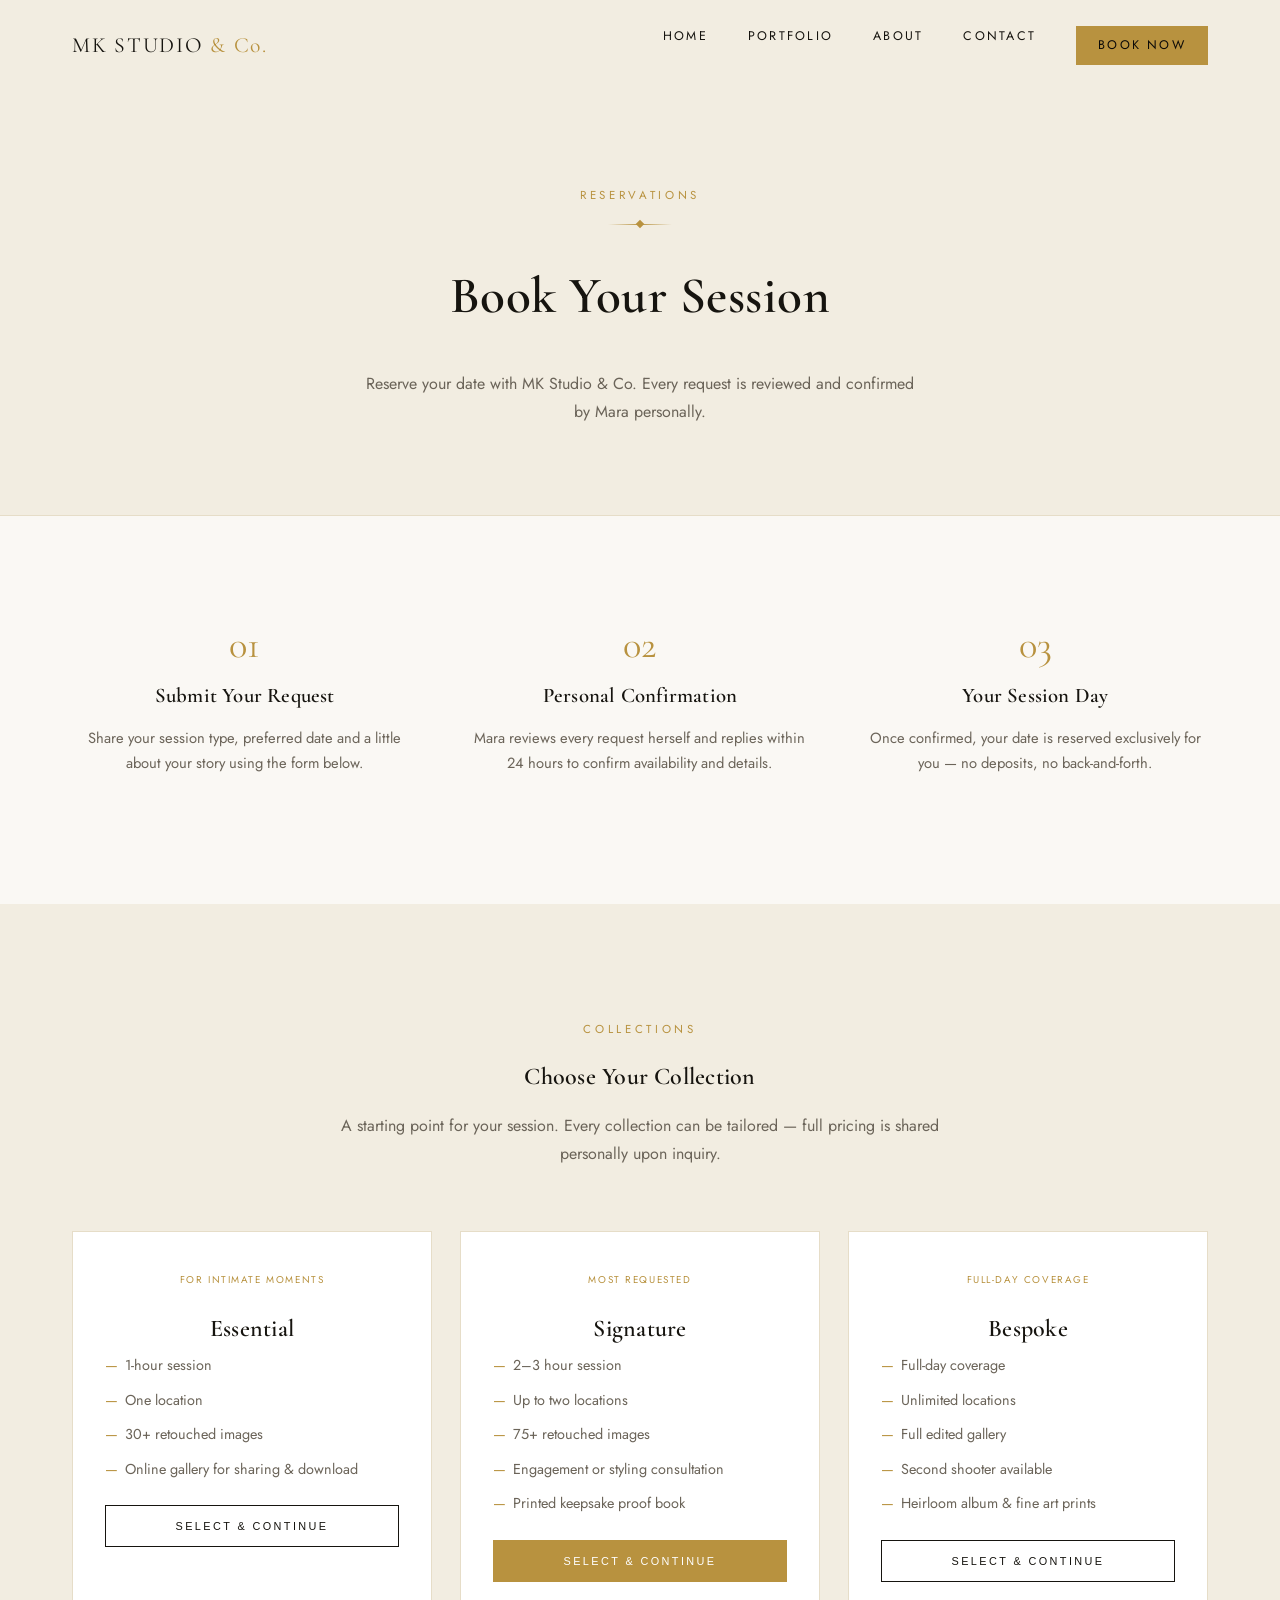
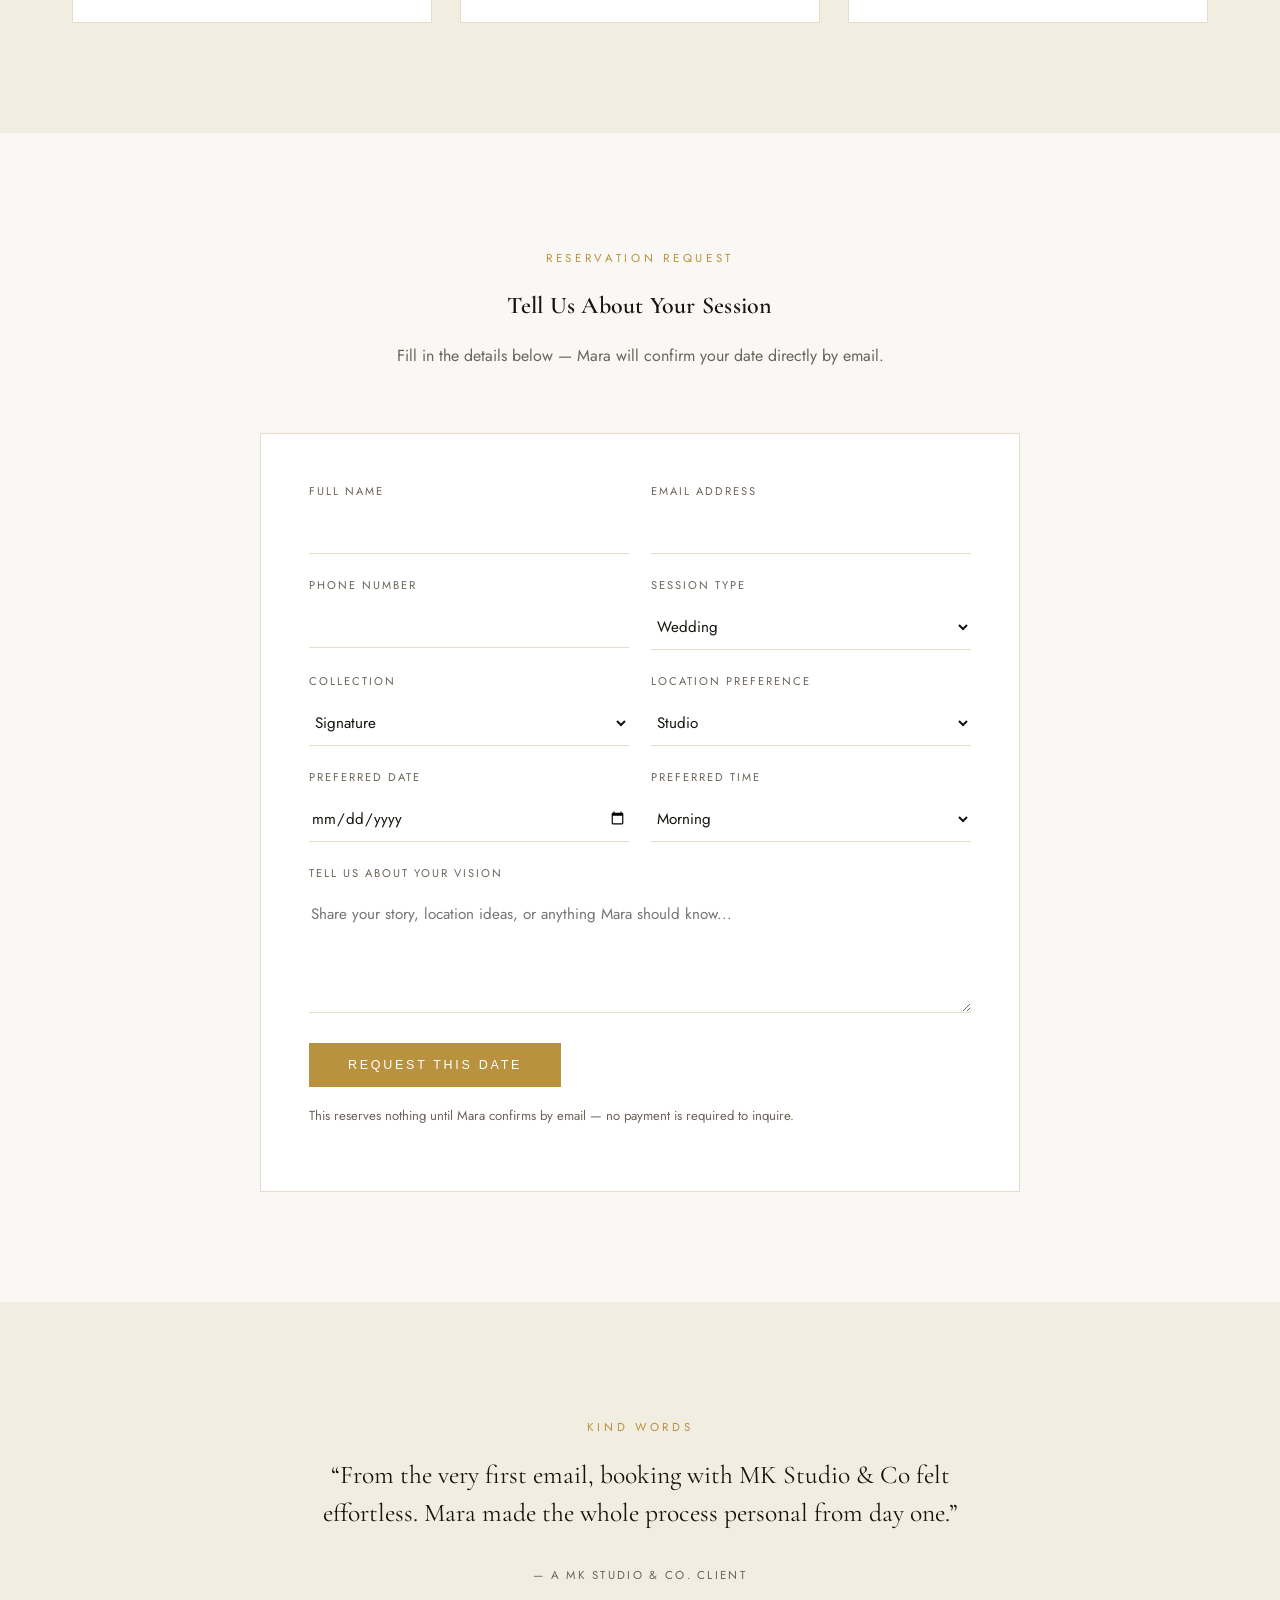
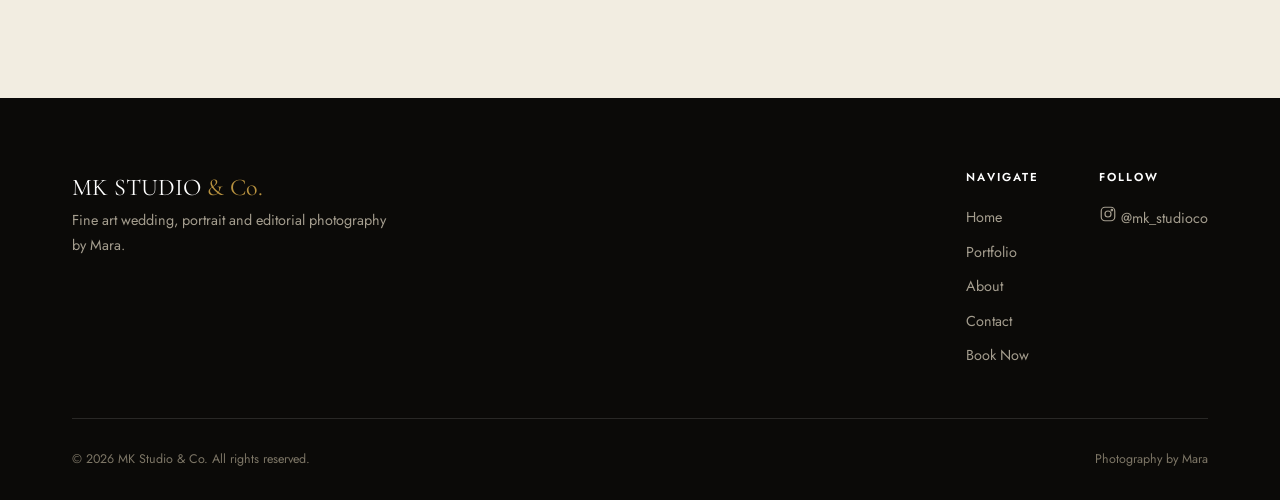
<file: book.html>
<!DOCTYPE html>
<html lang="en">
<head>
<meta charset="UTF-8">
<meta name="viewport" content="width=device-width, initial-scale=1.0">
<title>Book Your Session — MK STUDIO &amp; Co</title>
<meta name="description" content="Reserve your wedding, portrait, editorial or event photography session with Mara at MK Studio & Co.">
<link rel="preconnect" href="https://fonts.googleapis.com">
<link rel="preconnect" href="https://fonts.gstatic.com" crossorigin>
<link href="https://fonts.googleapis.com/css2?family=Cormorant+Garamond:ital,wght@0,400;0,500;0,600;1,400;1,500&family=Jost:wght@300;400;500&display=swap" rel="stylesheet">
<link rel="stylesheet" href="css/style.css">
</head>
<body>

<header class="site-header">
  <div class="container nav-wrap">
    <a href="index.html" class="logo">MK STUDIO <span>&amp; Co.</span></a>
    <nav class="nav-links">
      <a href="index.html">Home</a>
      <a href="portfolio.html">Portfolio</a>
      <a href="about.html">About</a>
      <a href="contact.html">Contact</a>
      <a href="book.html" class="nav-cta active">Book Now</a>
    </nav>
    <button class="nav-toggle" aria-label="Toggle navigation">
      <span></span><span></span><span></span>
    </button>
  </div>
</header>

<section class="page-hero">
  <div class="container">
    <span class="eyebrow">Reservations</span>
    <div class="divider-gold"></div>
    <h1>Book Your Session</h1>
    <p>Reserve your date with MK Studio &amp; Co. Every request is reviewed and confirmed by Mara personally.</p>
  </div>
</section>

<section>
  <div class="container">
    <div class="steps-grid">
      <div class="step">
        <div class="step-number">01</div>
        <h3>Submit Your Request</h3>
        <p>Share your session type, preferred date and a little about your story using the form below.</p>
      </div>
      <div class="step">
        <div class="step-number">02</div>
        <h3>Personal Confirmation</h3>
        <p>Mara reviews every request herself and replies within 24 hours to confirm availability and details.</p>
      </div>
      <div class="step">
        <div class="step-number">03</div>
        <h3>Your Session Day</h3>
        <p>Once confirmed, your date is reserved exclusively for you — no deposits, no back-and-forth.</p>
      </div>
    </div>
  </div>
</section>

<section class="section-alt">
  <div class="container">
    <div class="section-head">
      <span class="eyebrow">Collections</span>
      <h2>Choose Your Collection</h2>
      <p>A starting point for your session. Every collection can be tailored — full pricing is shared personally upon inquiry.</p>
    </div>
    <div class="package-grid">
      <div class="package-card" data-package="Essential">
        <span class="package-note">For Intimate Moments</span>
        <h3>Essential</h3>
        <ul>
          <li>1-hour session</li>
          <li>One location</li>
          <li>30+ retouched images</li>
          <li>Online gallery for sharing &amp; download</li>
        </ul>
        <button type="button" class="btn choose-package">Select &amp; Continue</button>
      </div>
      <div class="package-card" data-package="Signature">
        <span class="package-note">Most Requested</span>
        <h3>Signature</h3>
        <ul>
          <li>2–3 hour session</li>
          <li>Up to two locations</li>
          <li>75+ retouched images</li>
          <li>Engagement or styling consultation</li>
          <li>Printed keepsake proof book</li>
        </ul>
        <button type="button" class="btn btn-accent choose-package">Select &amp; Continue</button>
      </div>
      <div class="package-card" data-package="Bespoke">
        <span class="package-note">Full-Day Coverage</span>
        <h3>Bespoke</h3>
        <ul>
          <li>Full-day coverage</li>
          <li>Unlimited locations</li>
          <li>Full edited gallery</li>
          <li>Second shooter available</li>
          <li>Heirloom album &amp; fine art prints</li>
        </ul>
        <button type="button" class="btn choose-package">Select &amp; Continue</button>
      </div>
    </div>
  </div>
</section>

<section id="request-form">
  <div class="container">
    <div class="section-head">
      <span class="eyebrow">Reservation Request</span>
      <h2>Tell Us About Your Session</h2>
      <p>Fill in the details below — Mara will confirm your date directly by email.</p>
    </div>

    <div class="contact-form" style="max-width: 760px; margin: 0 auto;">
      <form id="booking-form" action="https://formsubmit.co/mkphotography881@gmail.com" method="POST">
        <input type="hidden" name="_subject" value="New Appointment Request — MK Studio & Co">
        <input type="hidden" name="_captcha" value="false">
        <input type="hidden" name="_template" value="table">

        <div class="form-row">
          <div class="field">
            <label for="b-name">Full Name</label>
            <input type="text" id="b-name" name="Name" required>
          </div>
          <div class="field">
            <label for="b-email">Email Address</label>
            <input type="email" id="b-email" name="Email" required>
          </div>
        </div>

        <div class="form-row">
          <div class="field">
            <label for="b-phone">Phone Number</label>
            <input type="tel" id="b-phone" name="Phone">
          </div>
          <div class="field">
            <label for="b-session">Session Type</label>
            <select id="b-session" name="Session Type">
              <option value="Wedding">Wedding</option>
              <option value="Portrait">Portrait</option>
              <option value="Editorial">Editorial</option>
              <option value="Event">Event</option>
              <option value="Other">Other</option>
            </select>
          </div>
        </div>

        <div class="form-row">
          <div class="field">
            <label for="b-package">Collection</label>
            <select id="b-package" name="Collection">
              <option value="Essential">Essential</option>
              <option value="Signature" selected>Signature</option>
              <option value="Bespoke">Bespoke</option>
              <option value="Not sure yet">Not sure yet</option>
            </select>
          </div>
          <div class="field">
            <label for="b-location">Location Preference</label>
            <select id="b-location" name="Location Preference">
              <option value="Studio">Studio</option>
              <option value="On Location">On Location</option>
              <option value="Either">Either — open to suggestions</option>
            </select>
          </div>
        </div>

        <div class="form-row">
          <div class="field">
            <label for="b-date">Preferred Date</label>
            <input type="date" id="b-date" name="Preferred Date">
          </div>
          <div class="field">
            <label for="b-time">Preferred Time</label>
            <select id="b-time" name="Preferred Time">
              <option value="Morning">Morning</option>
              <option value="Midday">Midday</option>
              <option value="Golden Hour">Golden Hour</option>
              <option value="Evening">Evening</option>
            </select>
          </div>
        </div>

        <div class="field">
          <label for="b-message">Tell Us About Your Vision</label>
          <textarea id="b-message" name="Message" required placeholder="Share your story, location ideas, or anything Mara should know..."></textarea>
        </div>

        <button type="submit" class="btn btn-accent">Request This Date</button>
        <p class="form-note">This reserves nothing until Mara confirms by email — no payment is required to inquire.</p>
        <p id="booking-status" class="form-status" role="status"></p>
      </form>
    </div>
  </div>
</section>

<section class="section-alt">
  <div class="container testimonial">
    <span class="eyebrow">Kind Words</span>
    <blockquote>&ldquo;From the very first email, booking with MK Studio &amp; Co felt effortless. Mara made the whole process personal from day one.&rdquo;</blockquote>
    <cite>— A MK Studio &amp; Co. Client</cite>
  </div>
</section>

<footer class="site-footer">
  <div class="container">
    <div class="footer-top">
      <div>
        <div class="footer-logo">MK STUDIO <span>&amp; Co.</span></div>
        <p class="footer-tagline">Fine art wedding, portrait and editorial photography by Mara.</p>
      </div>
      <div class="footer-links">
        <div class="footer-col">
          <h4>Navigate</h4>
          <a href="index.html">Home</a>
          <a href="portfolio.html">Portfolio</a>
          <a href="about.html">About</a>
          <a href="contact.html">Contact</a>
          <a href="book.html">Book Now</a>
        </div>
        <div class="footer-col">
          <h4>Follow</h4>
          <a href="https://www.instagram.com/mk_studioco" target="_blank" rel="noopener" class="footer-social">
            <svg class="icon" viewBox="0 0 24 24" fill="none" stroke="currentColor" stroke-width="1.6"><rect x="3" y="3" width="18" height="18" rx="5"/><circle cx="12" cy="12" r="4"/><circle cx="17.2" cy="6.8" r="1"/></svg>
            @mk_studioco
          </a>
        </div>
      </div>
    </div>
    <div class="footer-bottom">
      <span>&copy; 2026 MK Studio &amp; Co. All rights reserved.</span>
      <span>Photography by Mara</span>
    </div>
  </div>
</footer>

<script src="js/main.js"></script>
<script>
  document.querySelectorAll('.choose-package').forEach(function (btn) {
    btn.addEventListener('click', function () {
      var card = btn.closest('.package-card');
      var pkg = card.getAttribute('data-package');
      document.getElementById('b-package').value = pkg;
      document.querySelectorAll('.package-card').forEach(function (c) { c.classList.remove('selected'); });
      card.classList.add('selected');
      document.getElementById('request-form').scrollIntoView({ behavior: 'smooth', block: 'start' });
    });
  });
</script>
</body>
</html>
</file>
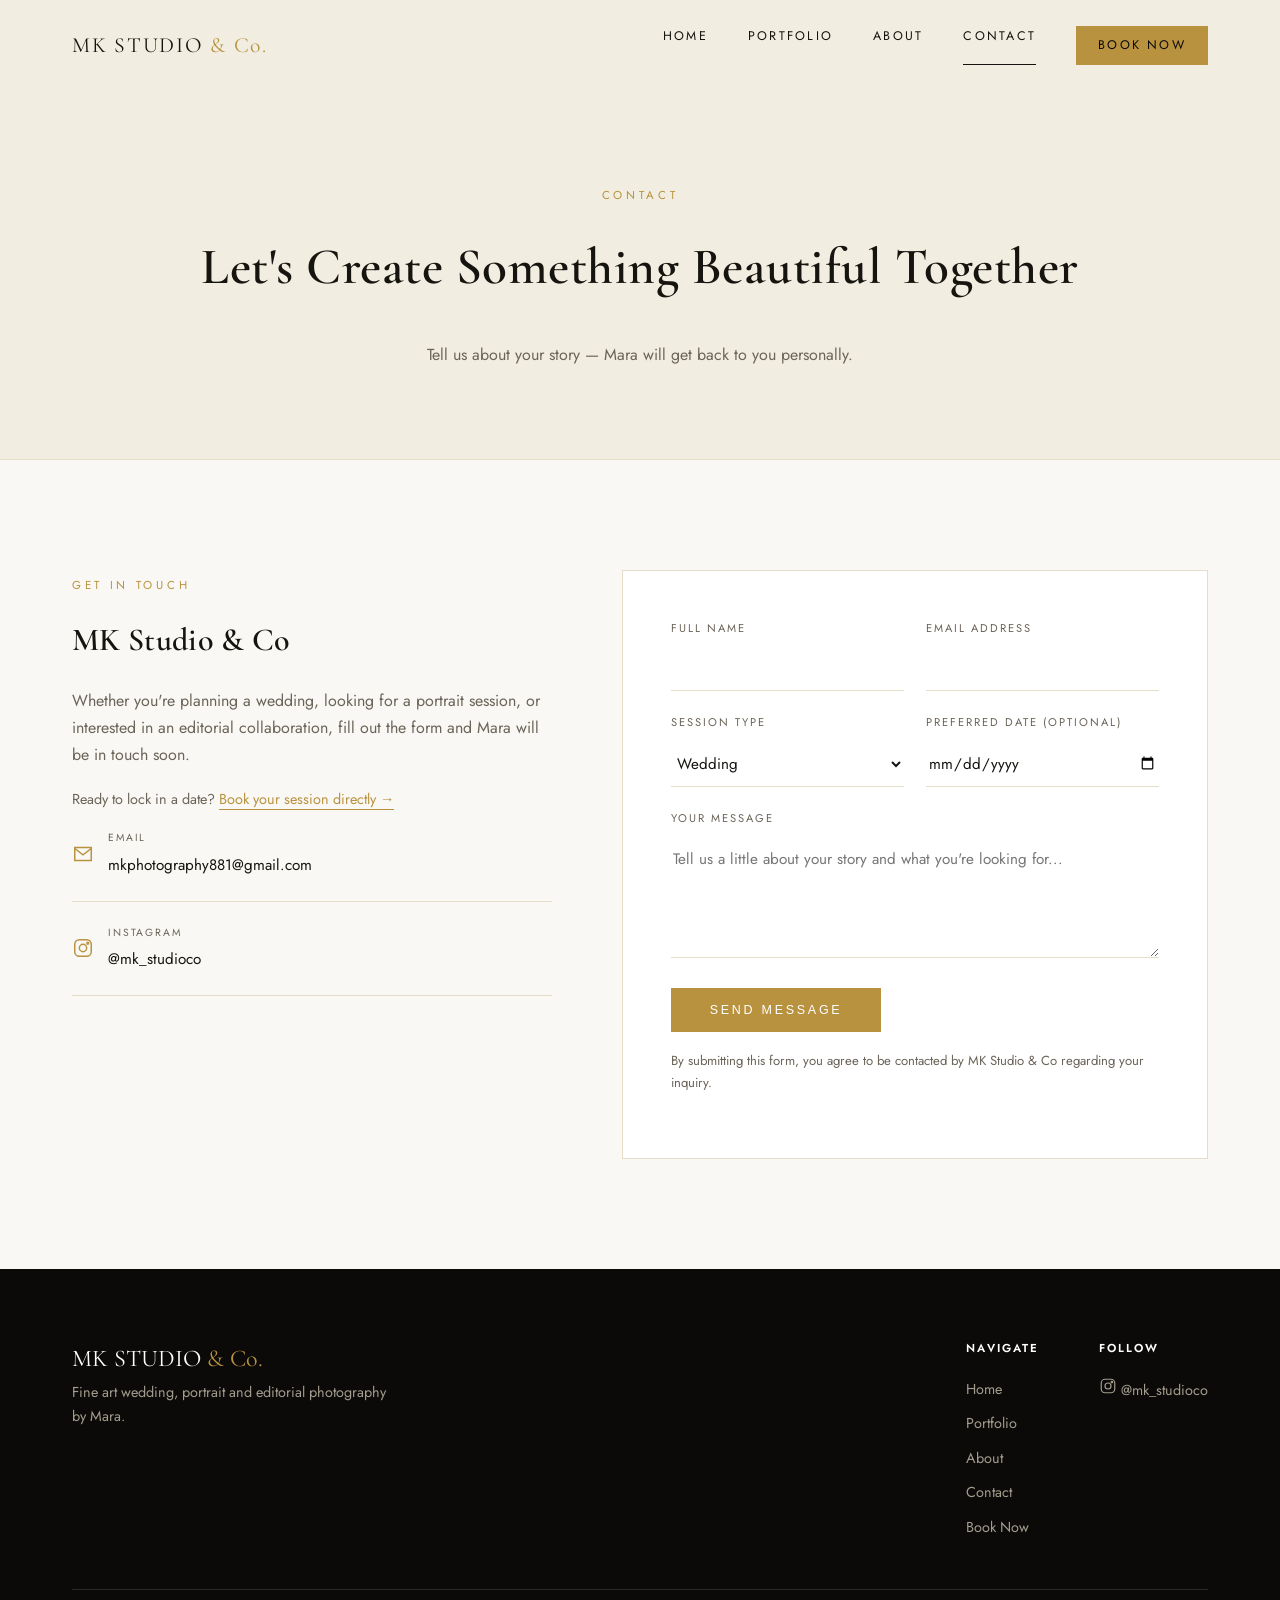
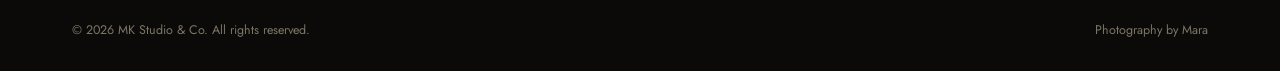
<file: contact.html>
<!DOCTYPE html>
<html lang="en">
<head>
<meta charset="UTF-8">
<meta name="viewport" content="width=device-width, initial-scale=1.0">
<title>Contact — MK STUDIO &amp; Co</title>
<meta name="description" content="Get in touch with MK Studio & Co to inquire about weddings, portraits, editorial and event photography with Mara.">
<link rel="preconnect" href="https://fonts.googleapis.com">
<link rel="preconnect" href="https://fonts.gstatic.com" crossorigin>
<link href="https://fonts.googleapis.com/css2?family=Cormorant+Garamond:ital,wght@0,400;0,500;0,600;1,400;1,500&family=Jost:wght@300;400;500&display=swap" rel="stylesheet">
<link rel="stylesheet" href="css/style.css">
</head>
<body>

<header class="site-header">
  <div class="container nav-wrap">
    <a href="index.html" class="logo">MK STUDIO <span>&amp; Co.</span></a>
    <nav class="nav-links">
      <a href="index.html">Home</a>
      <a href="portfolio.html">Portfolio</a>
      <a href="about.html">About</a>
      <a href="contact.html" class="active">Contact</a>
      <a href="book.html" class="nav-cta">Book Now</a>
    </nav>
    <button class="nav-toggle" aria-label="Toggle navigation">
      <span></span><span></span><span></span>
    </button>
  </div>
</header>

<section class="page-hero">
  <div class="container">
    <span class="eyebrow">Contact</span>
    <h1>Let's Create Something Beautiful Together</h1>
    <p>Tell us about your story — Mara will get back to you personally.</p>
  </div>
</section>

<section>
  <div class="container contact-wrap">
    <div class="contact-info">
      <span class="eyebrow">Get In Touch</span>
      <h2>MK Studio &amp; Co</h2>
      <p>Whether you're planning a wedding, looking for a portrait session, or interested in an editorial collaboration, fill out the form and Mara will be in touch soon.</p>
      <p style="font-size:0.9rem;">Ready to lock in a date? <a href="book.html" style="color:var(--color-accent); border-bottom:1px solid var(--color-accent);">Book your session directly →</a></p>

      <div class="contact-detail">
        <svg class="icon" viewBox="0 0 24 24" fill="none" stroke="currentColor" stroke-width="1.6"><path d="M4 4h16v16H4z" opacity="0"/><path d="M3 5h18v14H3z"/><path d="m3 6 9 7 9-7"/></svg>
        <div>
          <small>Email</small>
          <a href="mailto:mkphotography881@gmail.com">mkphotography881@gmail.com</a>
        </div>
      </div>

      <div class="contact-detail">
        <svg class="icon" viewBox="0 0 24 24" fill="none" stroke="currentColor" stroke-width="1.6"><rect x="3" y="3" width="18" height="18" rx="5"/><circle cx="12" cy="12" r="4"/><circle cx="17.2" cy="6.8" r="1"/></svg>
        <div>
          <small>Instagram</small>
          <a href="https://www.instagram.com/mk_studioco" target="_blank" rel="noopener">@mk_studioco</a>
        </div>
      </div>
    </div>

    <div class="contact-form">
      <form id="contact-form" action="https://formsubmit.co/mkphotography881@gmail.com" method="POST">
        <input type="hidden" name="_subject" value="New inquiry — MK Studio & Co website">
        <input type="hidden" name="_captcha" value="false">
        <input type="hidden" name="_template" value="table">

        <div class="form-row">
          <div class="field">
            <label for="name">Full Name</label>
            <input type="text" id="name" name="Name" required>
          </div>
          <div class="field">
            <label for="email">Email Address</label>
            <input type="email" id="email" name="Email" required>
          </div>
        </div>

        <div class="form-row">
          <div class="field">
            <label for="session">Session Type</label>
            <select id="session" name="Session Type">
              <option value="Wedding">Wedding</option>
              <option value="Portrait">Portrait</option>
              <option value="Editorial">Editorial</option>
              <option value="Event">Event</option>
              <option value="Other">Other</option>
            </select>
          </div>
          <div class="field">
            <label for="date">Preferred Date (optional)</label>
            <input type="date" id="date" name="Preferred Date">
          </div>
        </div>

        <div class="field">
          <label for="message">Your Message</label>
          <textarea id="message" name="Message" required placeholder="Tell us a little about your story and what you're looking for..."></textarea>
        </div>

        <button type="submit" class="btn btn-accent">Send Message</button>
        <p class="form-note">By submitting this form, you agree to be contacted by MK Studio &amp; Co regarding your inquiry.</p>
        <p id="form-status" class="form-status" role="status"></p>
      </form>
    </div>
  </div>
</section>

<footer class="site-footer">
  <div class="container">
    <div class="footer-top">
      <div>
        <div class="footer-logo">MK STUDIO <span>&amp; Co.</span></div>
        <p class="footer-tagline">Fine art wedding, portrait and editorial photography by Mara.</p>
      </div>
      <div class="footer-links">
        <div class="footer-col">
          <h4>Navigate</h4>
          <a href="index.html">Home</a>
          <a href="portfolio.html">Portfolio</a>
          <a href="about.html">About</a>
          <a href="contact.html">Contact</a>
          <a href="book.html">Book Now</a>
        </div>
        <div class="footer-col">
          <h4>Follow</h4>
          <a href="https://www.instagram.com/mk_studioco" target="_blank" rel="noopener" class="footer-social">
            <svg class="icon" viewBox="0 0 24 24" fill="none" stroke="currentColor" stroke-width="1.6"><rect x="3" y="3" width="18" height="18" rx="5"/><circle cx="12" cy="12" r="4"/><circle cx="17.2" cy="6.8" r="1"/></svg>
            @mk_studioco
          </a>
        </div>
      </div>
    </div>
    <div class="footer-bottom">
      <span>&copy; 2026 MK Studio &amp; Co. All rights reserved.</span>
      <span>Photography by Mara</span>
    </div>
  </div>
</footer>

<script src="js/main.js"></script>
</body>
</html>
</file>
<file: css/style.css>
/* ===========================================================
   MK STUDIO & Co — Photography Portfolio
   Base styles
   =========================================================== */

:root {
  --color-bg: #faf8f4;
  --color-bg-alt: #f2ede1;
  --color-text: #16140f;
  --color-text-soft: #6b6459;
  --color-accent: #b8923f;
  --color-accent-dark: #93752f;
  --color-gold-soft: #ddc48a;
  --color-black: #0b0a08;
  --color-line: #e6ddc8;
  --color-white: #ffffff;
  --font-display: "Cormorant Garamond", "Playfair Display", "Georgia", serif;
  --font-body: "Jost", "Helvetica Neue", Arial, sans-serif;
  --max-width: 1200px;
  --transition: 0.35s ease;
}

* {
  box-sizing: border-box;
}

html {
  scroll-behavior: smooth;
}

body {
  margin: 0;
  font-family: var(--font-body);
  color: var(--color-text);
  background: var(--color-bg);
  line-height: 1.7;
  -webkit-font-smoothing: antialiased;
}

img {
  max-width: 100%;
  display: block;
}

a {
  color: inherit;
  text-decoration: none;
}

ul {
  list-style: none;
  margin: 0;
  padding: 0;
}

h1, h2, h3, h4 {
  font-family: var(--font-display);
  font-weight: 600;
  letter-spacing: 0.01em;
  margin: 0 0 0.6em;
}

/* Gold divider ornament */
.divider-gold {
  width: 64px;
  height: 1px;
  margin: 0 auto 28px;
  background: linear-gradient(90deg, transparent, var(--color-accent), transparent);
  position: relative;
}

.divider-gold::after {
  content: "";
  position: absolute;
  top: 50%;
  left: 50%;
  width: 6px;
  height: 6px;
  transform: translate(-50%, -50%) rotate(45deg);
  background: var(--color-accent);
}

.divider-gold.left {
  margin: 0 0 28px;
}

p {
  margin: 0 0 1.2em;
}

.container {
  max-width: var(--max-width);
  margin: 0 auto;
  padding: 0 32px;
}

.eyebrow {
  display: inline-block;
  font-family: var(--font-body);
  text-transform: uppercase;
  letter-spacing: 0.32em;
  font-size: 0.72rem;
  color: var(--color-accent);
  margin-bottom: 18px;
}

.btn {
  display: inline-block;
  padding: 14px 38px;
  border: 1px solid var(--color-text);
  color: var(--color-text);
  font-size: 0.78rem;
  letter-spacing: 0.22em;
  text-transform: uppercase;
  text-align: center;
  background: transparent;
  cursor: pointer;
  transition: background var(--transition), color var(--transition), border-color var(--transition);
}

.btn:hover {
  background: var(--color-text);
  color: var(--color-white);
}

.btn-accent {
  border-color: var(--color-accent);
  color: var(--color-white);
  background: var(--color-accent);
}

.btn-accent:hover {
  background: var(--color-accent-dark);
  border-color: var(--color-accent-dark);
  color: var(--color-white);
}

/* ---------- Header / Navigation ---------- */

.site-header {
  position: fixed;
  top: 0;
  left: 0;
  right: 0;
  z-index: 100;
  padding: 26px 0;
  transition: background var(--transition), padding var(--transition), box-shadow var(--transition);
}

.site-header.is-solid {
  background: rgba(250, 247, 242, 0.96);
  backdrop-filter: blur(6px);
  padding: 16px 0;
  box-shadow: 0 1px 0 var(--color-line);
}

.nav-wrap {
  display: flex;
  align-items: center;
  justify-content: space-between;
}

.logo {
  font-family: var(--font-display);
  font-size: 1.35rem;
  letter-spacing: 0.08em;
  color: var(--color-text);
}

.logo span {
  color: var(--color-accent);
}

.site-header.transparent-nav:not(.is-solid) .logo,
.site-header.transparent-nav:not(.is-solid) .nav-links a,
.site-header.transparent-nav:not(.is-solid) .nav-toggle span {
  color: var(--color-white);
}

.nav-links {
  display: flex;
  gap: 40px;
}

.nav-links a {
  font-size: 0.78rem;
  text-transform: uppercase;
  letter-spacing: 0.18em;
  padding-bottom: 4px;
  border-bottom: 1px solid transparent;
  transition: border-color var(--transition), opacity var(--transition);
}

.nav-links a:hover,
.nav-links a.active {
  border-bottom-color: currentColor;
}

.nav-links a.nav-cta {
  background: var(--color-accent);
  color: var(--color-black);
  padding: 9px 22px;
  border-bottom: none;
  transition: background var(--transition), color var(--transition);
}

.nav-links a.nav-cta:hover {
  background: var(--color-accent-dark);
  border-bottom: none;
  color: var(--color-white);
}

.site-header.transparent-nav:not(.is-solid) .nav-links a.nav-cta {
  color: var(--color-black);
}

.nav-toggle {
  display: none;
  flex-direction: column;
  gap: 5px;
  background: none;
  border: none;
  cursor: pointer;
  padding: 6px;
}

.nav-toggle span {
  width: 26px;
  height: 1px;
  background: var(--color-text);
  transition: background var(--transition);
}

/* ---------- Hero ---------- */

.hero {
  position: relative;
  height: 100vh;
  min-height: 620px;
  display: flex;
  align-items: center;
  justify-content: center;
  text-align: center;
  color: var(--color-white);
  overflow: hidden;
}

.hero-media {
  position: absolute;
  inset: 0;
  background-size: cover;
  background-position: center;
  filter: grayscale(15%);
}

.hero-media::after {
  content: "";
  position: absolute;
  inset: 0;
  background: linear-gradient(180deg, rgba(20, 18, 15, 0.35) 0%, rgba(20, 18, 15, 0.45) 60%, rgba(20, 18, 15, 0.6) 100%);
}

.siri-glow {
  position: absolute;
  inset: 0;
  z-index: 1;
  overflow: hidden;
  mix-blend-mode: screen;
  opacity: 0.6;
  pointer-events: none;
}

.siri-glow span {
  position: absolute;
  border-radius: 50%;
  filter: blur(70px);
  will-change: transform;
}

.siri-glow .b1 {
  width: 46vw;
  height: 46vw;
  left: 12%;
  top: 18%;
  background: radial-gradient(circle, #f0c987 0%, rgba(240, 201, 135, 0) 70%);
  animation: siriDrift1 16s ease-in-out infinite;
}

.siri-glow .b2 {
  width: 38vw;
  height: 38vw;
  right: 8%;
  top: 30%;
  background: radial-gradient(circle, #e0906d 0%, rgba(224, 144, 109, 0) 70%);
  animation: siriDrift2 19s ease-in-out infinite;
}

.siri-glow .b3 {
  width: 34vw;
  height: 34vw;
  left: 32%;
  bottom: 8%;
  background: radial-gradient(circle, #b98bc9 0%, rgba(185, 139, 201, 0) 70%);
  animation: siriDrift3 22s ease-in-out infinite;
}

.siri-glow .b4 {
  width: 30vw;
  height: 30vw;
  right: 22%;
  bottom: -4%;
  background: radial-gradient(circle, #7fb2ad 0%, rgba(127, 178, 173, 0) 70%);
  animation: siriDrift1 24s ease-in-out infinite reverse;
}

@keyframes siriDrift1 {
  0%, 100% { transform: translate(0, 0) scale(1); }
  33% { transform: translate(6vw, -4vh) scale(1.15); }
  66% { transform: translate(-4vw, 5vh) scale(0.9); }
}

@keyframes siriDrift2 {
  0%, 100% { transform: translate(0, 0) scale(1); }
  50% { transform: translate(-8vw, 6vh) scale(1.2); }
}

@keyframes siriDrift3 {
  0%, 100% { transform: translate(0, 0) scale(1); }
  40% { transform: translate(5vw, -6vh) scale(1.1); }
  75% { transform: translate(-6vw, -2vh) scale(0.95); }
}

@media (prefers-reduced-motion: reduce) {
  .siri-glow span {
    animation: none;
  }
}

.hero-content {
  position: relative;
  z-index: 2;
  padding: 0 24px;
}

.hero-content .eyebrow {
  color: var(--color-white);
  opacity: 0.85;
}

.hero-content h1 {
  font-size: clamp(2.4rem, 6vw, 4.6rem);
  margin-bottom: 0.3em;
  line-height: 1.1;
}

.hero-content p {
  font-size: 1.05rem;
  max-width: 520px;
  margin: 0 auto 2em;
  opacity: 0.92;
}

.scroll-cue {
  position: absolute;
  bottom: 36px;
  left: 50%;
  transform: translateX(-50%);
  z-index: 2;
  color: var(--color-white);
  font-size: 0.7rem;
  letter-spacing: 0.3em;
  text-transform: uppercase;
  opacity: 0.8;
}

.scroll-cue::after {
  content: "";
  display: block;
  width: 1px;
  height: 42px;
  background: var(--color-white);
  margin: 10px auto 0;
  animation: scrollLine 2s ease-in-out infinite;
}

@keyframes scrollLine {
  0% { transform: scaleY(0); transform-origin: top; opacity: 0.2; }
  50% { transform: scaleY(1); transform-origin: top; opacity: 1; }
  51% { transform-origin: bottom; }
  100% { transform: scaleY(0); transform-origin: bottom; opacity: 0.2; }
}

/* ---------- Page hero (inner pages) ---------- */

.page-hero {
  padding: 180px 0 90px;
  text-align: center;
  background: var(--color-bg-alt);
  border-bottom: 1px solid var(--color-line);
}

.page-hero h1 {
  font-size: clamp(2.2rem, 4.5vw, 3.2rem);
}

.page-hero p {
  color: var(--color-text-soft);
  max-width: 560px;
  margin: 0 auto;
}

/* ---------- Sections ---------- */

section {
  padding: 110px 0;
}

.section-alt {
  background: var(--color-bg-alt);
}

.section-head {
  text-align: center;
  max-width: 640px;
  margin: 0 auto 64px;
}

.section-head p {
  color: var(--color-text-soft);
}

/* Intro / split section */

.split {
  display: grid;
  grid-template-columns: 1fr 1fr;
  gap: 80px;
  align-items: center;
}

.split-media img {
  width: 100%;
  height: 640px;
  object-fit: cover;
  filter: grayscale(8%);
}

.split-media.short img {
  height: 460px;
}

.split-text .eyebrow {
  display: block;
}

.signature {
  font-family: var(--font-display);
  font-style: italic;
  font-size: 1.6rem;
  color: var(--color-accent);
  margin-top: 24px;
}

/* Featured categories grid (home) */

.category-grid {
  display: grid;
  grid-template-columns: repeat(4, 1fr);
  gap: 24px;
}

.category-card {
  position: relative;
  overflow: hidden;
  aspect-ratio: 3 / 4;
}

.category-card img {
  width: 100%;
  height: 100%;
  object-fit: cover;
  filter: grayscale(12%);
  transition: transform 0.7s ease, filter 0.7s ease;
}

.category-card:hover img {
  transform: scale(1.06);
  filter: grayscale(0%);
}

.category-card::after {
  content: "";
  position: absolute;
  inset: 0;
  background: linear-gradient(180deg, rgba(20,18,15,0) 40%, rgba(20,18,15,0.65) 100%);
}

.category-label {
  position: absolute;
  left: 0;
  right: 0;
  bottom: 22px;
  z-index: 2;
  text-align: center;
  color: var(--color-white);
}

.category-label span {
  display: block;
  font-family: var(--font-display);
  font-size: 1.25rem;
}

.category-label small {
  display: block;
  text-transform: uppercase;
  letter-spacing: 0.2em;
  font-size: 0.65rem;
  margin-top: 6px;
  opacity: 0.85;
}

/* Portfolio gallery page */

.gallery-nav {
  display: flex;
  justify-content: center;
  flex-wrap: wrap;
  gap: 14px;
  margin-bottom: 56px;
}

.gallery-nav button {
  padding: 10px 24px;
  border: 1px solid var(--color-line);
  background: transparent;
  font-family: var(--font-body);
  font-size: 0.72rem;
  letter-spacing: 0.2em;
  text-transform: uppercase;
  cursor: pointer;
  color: var(--color-text-soft);
  transition: all var(--transition);
}

.gallery-nav button:hover,
.gallery-nav button.active {
  background: var(--color-text);
  border-color: var(--color-text);
  color: var(--color-white);
}

.gallery-grid {
  display: grid;
  grid-template-columns: repeat(3, 1fr);
  gap: 20px;
}

.gallery-item {
  overflow: hidden;
  position: relative;
}

.gallery-item.tall {
  grid-row: span 2;
}

.gallery-item img {
  width: 100%;
  height: 100%;
  object-fit: cover;
  filter: grayscale(10%);
  transition: transform 0.6s ease, filter 0.6s ease;
}

.gallery-item:hover img {
  transform: scale(1.04);
  filter: grayscale(0%);
}

.gallery-caption {
  position: absolute;
  inset: 0;
  display: flex;
  align-items: flex-end;
  padding: 20px;
  background: linear-gradient(180deg, rgba(20,18,15,0) 55%, rgba(20,18,15,0.55) 100%);
  color: var(--color-white);
  opacity: 0;
  transition: opacity var(--transition);
}

.gallery-item:hover .gallery-caption {
  opacity: 1;
}

.gallery-caption span {
  font-family: var(--font-display);
  font-size: 1.05rem;
}

/* Stats / numbers */

.stats {
  display: grid;
  grid-template-columns: repeat(4, 1fr);
  gap: 40px;
  text-align: center;
}

.stat h3 {
  font-size: 2.4rem;
  color: var(--color-accent);
  margin-bottom: 4px;
}

.stat p {
  margin: 0;
  text-transform: uppercase;
  letter-spacing: 0.16em;
  font-size: 0.72rem;
  color: var(--color-text-soft);
}

/* Testimonial */

.testimonial {
  max-width: 760px;
  margin: 0 auto;
  text-align: center;
}

.testimonial blockquote {
  font-family: var(--font-display);
  font-size: 1.6rem;
  line-height: 1.5;
  margin: 0 0 28px;
  color: var(--color-text);
}

.testimonial cite {
  font-style: normal;
  text-transform: uppercase;
  letter-spacing: 0.2em;
  font-size: 0.72rem;
  color: var(--color-text-soft);
}

/* About page */

.about-hero {
  display: grid;
  grid-template-columns: 0.9fr 1.1fr;
  gap: 80px;
  align-items: center;
}

.value-grid {
  display: grid;
  grid-template-columns: repeat(3, 1fr);
  gap: 40px;
}

.value-card {
  text-align: center;
  padding: 40px 24px;
  border: 1px solid var(--color-line);
}

.value-card .icon {
  width: 44px;
  height: 44px;
  margin: 0 auto 20px;
  color: var(--color-accent);
}

/* Booking page: steps */

.steps-grid {
  display: grid;
  grid-template-columns: repeat(3, 1fr);
  gap: 50px;
  text-align: center;
}

.step-number {
  font-family: var(--font-display);
  font-size: 2.4rem;
  color: var(--color-accent);
  line-height: 1;
  margin-bottom: 14px;
}

.step h3 {
  font-size: 1.3rem;
}

.step p {
  color: var(--color-text-soft);
  font-size: 0.92rem;
}

/* Booking page: packages */

.package-grid {
  display: grid;
  grid-template-columns: repeat(3, 1fr);
  gap: 28px;
}

.package-card {
  background: var(--color-white);
  border: 1px solid var(--color-line);
  padding: 40px 32px;
  text-align: center;
  cursor: pointer;
  transition: border-color var(--transition), transform var(--transition);
}

.package-card:hover,
.package-card.selected {
  border-color: var(--color-accent);
  transform: translateY(-4px);
}

.package-card h3 {
  font-size: 1.5rem;
  margin-bottom: 4px;
}

.package-card .package-note {
  text-transform: uppercase;
  letter-spacing: 0.16em;
  font-size: 0.62rem;
  color: var(--color-accent);
  margin-bottom: 20px;
  display: block;
}

.package-card ul {
  text-align: left;
  margin: 0 0 24px;
}

.package-card li {
  position: relative;
  padding-left: 20px;
  margin-bottom: 10px;
  color: var(--color-text-soft);
  font-size: 0.9rem;
}

.package-card li::before {
  content: "—";
  position: absolute;
  left: 0;
  color: var(--color-accent);
}

.package-card .btn {
  width: 100%;
  font-size: 0.68rem;
}

/* Contact page */

.contact-wrap {
  display: grid;
  grid-template-columns: 0.9fr 1.1fr;
  gap: 70px;
}

.contact-info h2 {
  font-size: 2rem;
}

.contact-info p {
  color: var(--color-text-soft);
}

.contact-detail {
  display: flex;
  align-items: center;
  gap: 14px;
  margin-bottom: 22px;
  padding-bottom: 22px;
  border-bottom: 1px solid var(--color-line);
}

.contact-detail .icon {
  width: 22px;
  height: 22px;
  flex-shrink: 0;
  color: var(--color-accent);
}

.contact-detail a {
  font-size: 0.95rem;
  word-break: break-all;
  transition: color var(--transition);
}

.contact-detail a:hover {
  color: var(--color-accent);
}

.contact-detail small {
  display: block;
  text-transform: uppercase;
  letter-spacing: 0.18em;
  font-size: 0.65rem;
  color: var(--color-text-soft);
  margin-bottom: 4px;
}

.contact-form {
  background: var(--color-white);
  padding: 48px;
  border: 1px solid var(--color-line);
}

.form-row {
  display: grid;
  grid-template-columns: 1fr 1fr;
  gap: 22px;
}

.field {
  margin-bottom: 22px;
}

.field label {
  display: block;
  font-size: 0.7rem;
  text-transform: uppercase;
  letter-spacing: 0.18em;
  color: var(--color-text-soft);
  margin-bottom: 10px;
}

.field input,
.field select,
.field textarea {
  width: 100%;
  border: none;
  border-bottom: 1px solid var(--color-line);
  background: transparent;
  padding: 10px 2px;
  font-family: var(--font-body);
  font-size: 0.95rem;
  color: var(--color-text);
  transition: border-color var(--transition);
}

.field textarea {
  resize: vertical;
  min-height: 120px;
}

.field input:focus,
.field select:focus,
.field textarea:focus {
  outline: none;
  border-color: var(--color-accent);
}

.form-note {
  font-size: 0.82rem;
  color: var(--color-text-soft);
  margin-top: 18px;
}

.form-status {
  margin-top: 18px;
  font-size: 0.85rem;
  display: none;
}

.form-status.visible {
  display: block;
}

.form-status.success {
  color: #4a7c59;
}

.form-status.error {
  color: #b3543b;
}

/* ---------- Footer ---------- */

.site-footer {
  background: var(--color-black);
  color: #d8d2c6;
  padding: 70px 0 30px;
}

.footer-top {
  display: flex;
  justify-content: space-between;
  align-items: flex-start;
  flex-wrap: wrap;
  gap: 40px;
  padding-bottom: 40px;
  border-bottom: 1px solid rgba(255,255,255,0.12);
  margin-bottom: 30px;
}

.footer-logo {
  font-family: var(--font-display);
  font-size: 1.5rem;
  color: var(--color-white);
}

.footer-logo span {
  color: var(--color-accent);
}

.footer-tagline {
  max-width: 320px;
  color: #a49d8e;
  font-size: 0.9rem;
}

.footer-links {
  display: flex;
  gap: 60px;
  flex-wrap: wrap;
}

.footer-col h4 {
  font-family: var(--font-body);
  text-transform: uppercase;
  letter-spacing: 0.18em;
  font-size: 0.72rem;
  color: var(--color-white);
  margin-bottom: 18px;
}

.footer-col a,
.footer-col p {
  display: block;
  color: #a49d8e;
  font-size: 0.9rem;
  margin-bottom: 10px;
  transition: color var(--transition);
}

.footer-col a:hover {
  color: var(--color-white);
}

.footer-social {
  display: inline-flex;
  align-items: center;
  gap: 10px;
}

.footer-social .icon {
  width: 18px;
  height: 18px;
}

.footer-bottom {
  display: flex;
  justify-content: space-between;
  flex-wrap: wrap;
  gap: 10px;
  font-size: 0.78rem;
  color: #7d7666;
}

/* ---------- Responsive ---------- */

@media (max-width: 960px) {
  .split,
  .about-hero,
  .contact-wrap {
    grid-template-columns: 1fr;
    gap: 50px;
  }

  .split-media img {
    height: 420px;
  }

  .category-grid {
    grid-template-columns: repeat(2, 1fr);
  }

  .gallery-grid {
    grid-template-columns: repeat(2, 1fr);
  }

  .stats {
    grid-template-columns: repeat(2, 1fr);
    row-gap: 40px;
  }

  .value-grid {
    grid-template-columns: 1fr;
  }

  .steps-grid,
  .package-grid {
    grid-template-columns: 1fr;
  }

  .form-row {
    grid-template-columns: 1fr;
    gap: 0;
  }
}

@media (max-width: 720px) {
  .nav-links {
    position: fixed;
    top: 0;
    right: 0;
    height: 100vh;
    width: 78%;
    max-width: 320px;
    background: var(--color-bg);
    flex-direction: column;
    align-items: flex-start;
    justify-content: center;
    gap: 30px;
    padding: 40px;
    transform: translateX(100%);
    transition: transform var(--transition);
    box-shadow: -6px 0 24px rgba(0,0,0,0.08);
  }

  .nav-links.open {
    transform: translateX(0);
  }

  .nav-links a {
    color: var(--color-text) !important;
    font-size: 0.95rem;
  }

  .nav-toggle {
    display: flex;
  }

  .site-header.transparent-nav .nav-links a {
    color: var(--color-text) !important;
  }

  .nav-links a.nav-cta {
    display: inline-block;
    margin-top: 10px;
  }

  section {
    padding: 80px 0;
  }

  .category-grid {
    grid-template-columns: 1fr;
  }

  .gallery-grid {
    grid-template-columns: 1fr;
  }

  .gallery-item.tall {
    grid-row: auto;
  }

  .contact-form {
    padding: 30px 22px;
  }

  .footer-top {
    flex-direction: column;
  }
}
</file>
